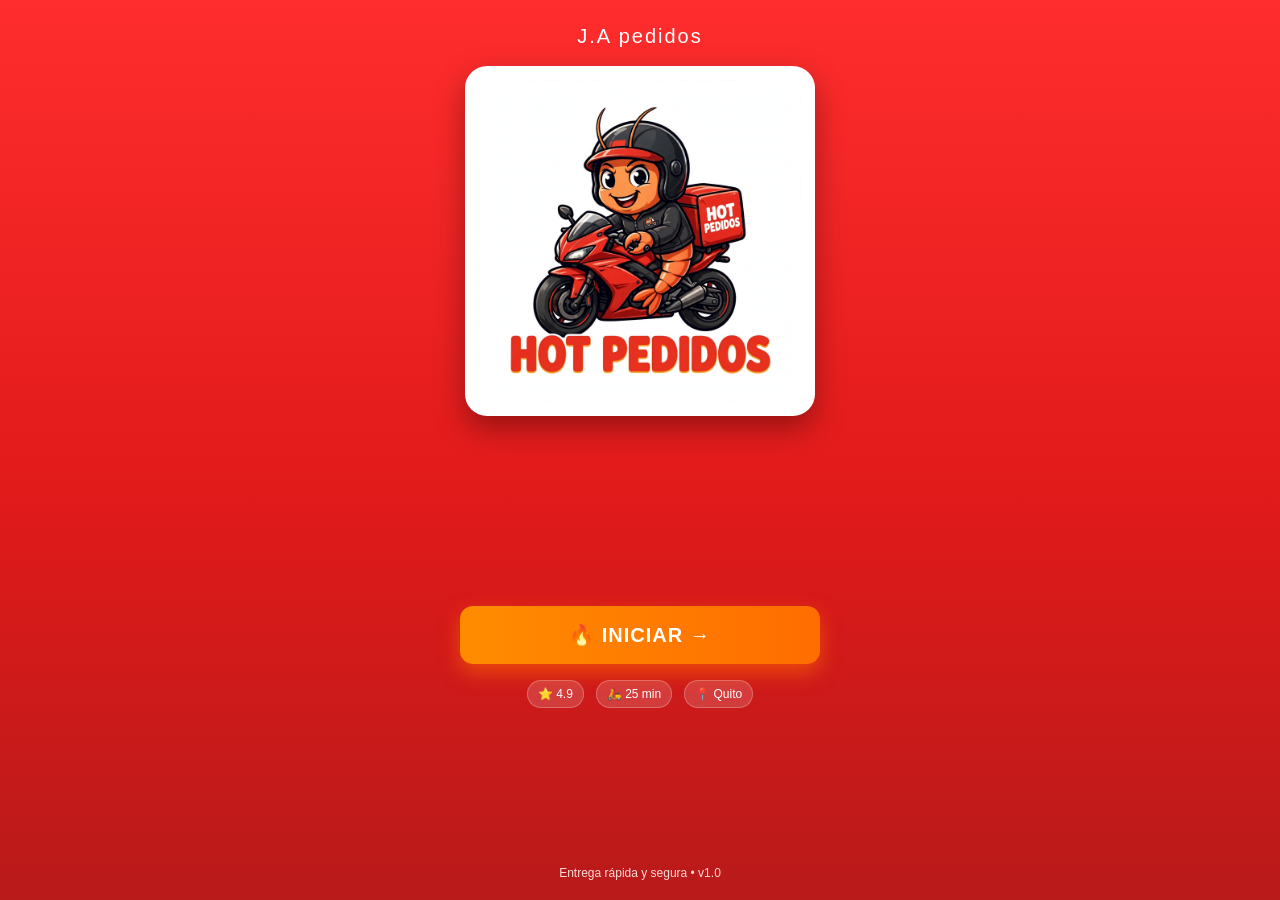
<file: index.html>
<!DOCTYPE html>
<html lang="es">
<head>
<meta charset="UTF-8">
<meta name="viewport" content="width=device-width, initial-scale=1.0">
<title>J.A pedidos</title>
<style>
  *{margin:0; padding:0; box-sizing:border-box;}
  body{
    background: linear-gradient(180deg, #FF2D2D 0%, #E11A1A 55%, #B91A1A 100%);
    min-height:100vh;
    text-align:center;
    font-family:Arial, sans-serif;
    display:flex;
    flex-direction:column;
    align-items:center;
    justify-content:space-between;
    padding:25px 0 20px 0;
  }
  h1{ color:white; font-size:20px; font-weight:400; letter-spacing:2px; }
  .logo{
    width:92%;
    max-width:380px;
    background:white;
    border-radius:22px;
    padding:14px;
    margin-top:18px;
    box-shadow:0 12px 30px rgba(0,0,0,0.35);
    animation: flotar 3s ease-in-out infinite;
  }
  @keyframes flotar{
    0%,100%{ transform:translateY(0); }
    50%{ transform:translateY(-6px); }
  }
  .btn{
    display:block;
    width:88%;
    max-width:360px;
    margin-top:28px;
    background: linear-gradient(90deg, #FF8C00, #FF6D00);
    color:white;
    padding:17px;
    border-radius:13px;
    text-decoration:none;
    font-weight:800;
    font-size:20px;
    letter-spacing:1px;
    box-shadow:0 8px 20px rgba(255,109,0,0.6);
    position:relative;
    overflow:hidden;
    animation: respirar 2s infinite;
  }
  @keyframes respirar{
    0%,100%{ transform:scale(1); }
    50%{ transform:scale(1.03); }
  }
  .btn::after{
    content:"";
    position:absolute;
    top:0; left:-80%;
    width:50%; height:100%;
    background: linear-gradient(120deg, transparent, rgba(255,255,255,0.7), transparent);
    transform: skewX(-20deg);
  }
  .btn:hover::after{ left:130%; transition: left 0.6s; }
  .trust{
    display:flex;
    gap:12px;
    justify-content:center;
    margin-top:16px;
  }
  .trust span{
    background: rgba(255,255,255,0.15);
    color:white;
    font-size:12px;
    padding:6px 10px;
    border-radius:20px;
    border:1px solid rgba(255,255,255,0.25);
  }
  .footer{ color:#FFDAD5; font-size:12px; }
</style>
</head>
<body>

  <div>
    <h1>J.A pedidos</h1>
    <img class="logo" src="imagenes/camaron.png" alt="HOT PEDIDOS">
  </div>

  <div style="width:100%; display:flex; flex-direction:column; align-items:center;">
    <a href="login.html" class="btn" id="btnIniciar">🔥 INICIAR →</a>
    <div class="trust">
      <span>⭐ 4.9</span>
      <span>🛵 25 min</span>
      <span>📍 Quito</span>
    </div>
  </div>

  <p class="footer">Entrega rápida y segura • v1.0</p>

<script src="punto.js"></script>
</body>
</html>
</file>
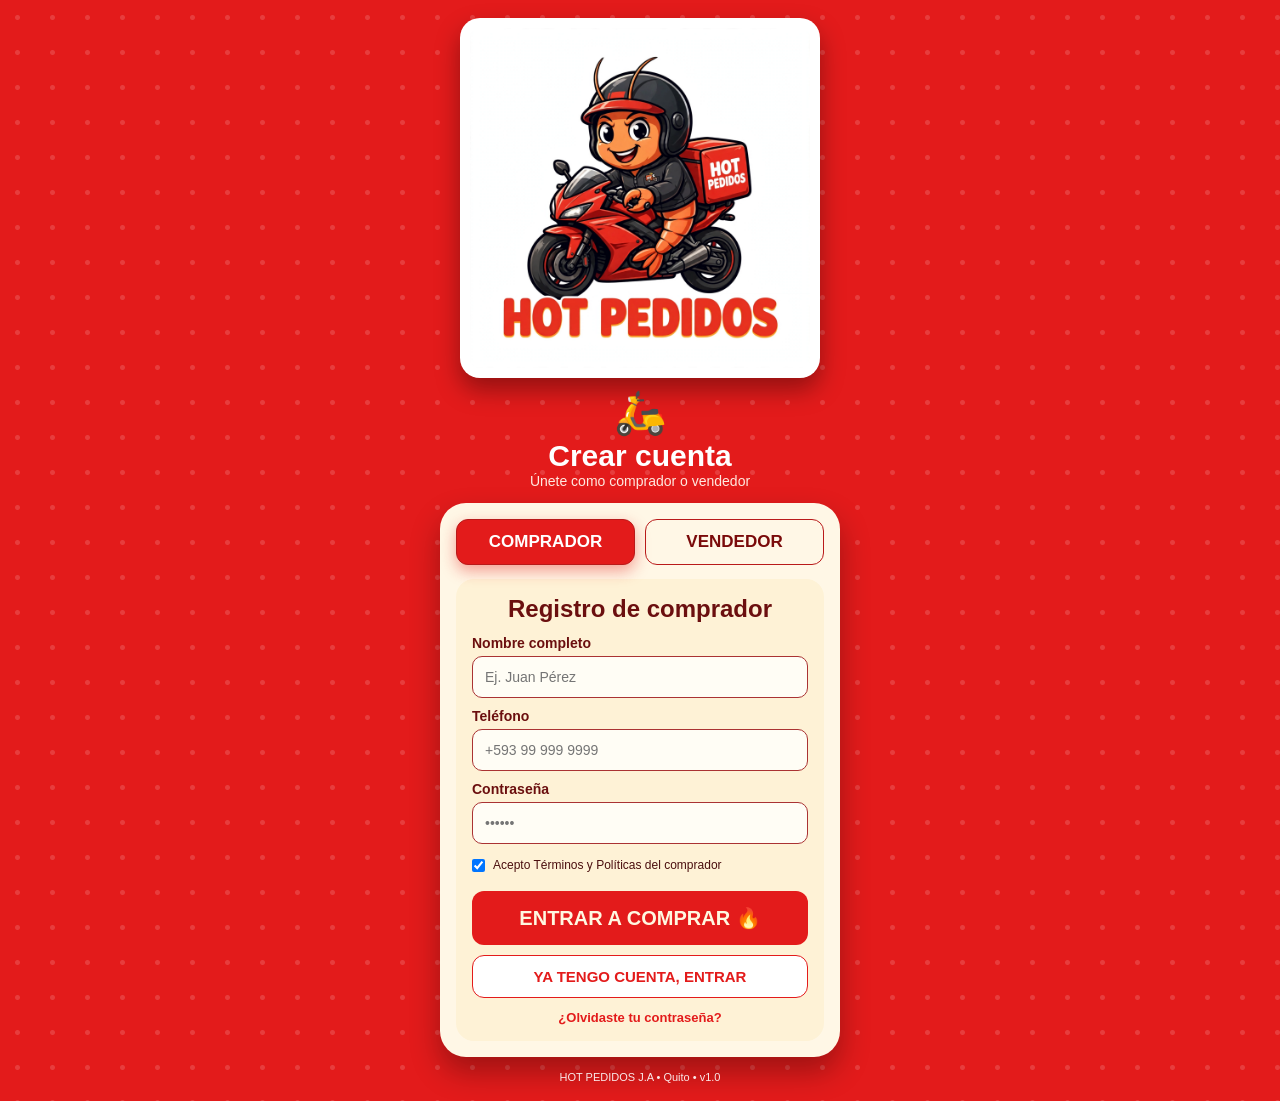
<file: login.html>
<!DOCTYPE html>
<html lang="es">
<head>
<meta charset="UTF-8">
<meta name="viewport" content="width=device-width, initial-scale=1.0">
<title>HOT PEDIDOS J.A</title>
<style>
  *{margin:0; padding:0; box-sizing:border-box; font-family:Arial, sans-serif;}
  body{ background:#E31B1B; min-height:100vh; padding:18px 16px; text-align:center; background-image: radial-gradient(circle, rgba(255,255,255,0.15) 2px, transparent 3px); background-size:35px 35px; }
  .logoTop{ width:92%; max-width:360px; background:white; border-radius:20px; padding:10px; box-shadow:0 12px 25px rgba(0,0,0,0.35); margin:0 auto 10px auto; display:block; }
  .moto{ font-size:42px; margin:2px 0; }
  h2{ color:white; font-size:30px; }
  .sub{ color:#FFE9E0; font-size:14px; margin-bottom:14px; }
  .card{ background:#FFF7E6; border-radius:26px; padding:16px; max-width:400px; margin:0 auto; box-shadow:0 15px 30px rgba(0,0,0,0.3); text-align:left; }
  .tabs{ display:flex; gap:10px; margin-bottom:14px; }
  .tab{ flex:1; padding:12px; border-radius:12px; border:1.5px solid #B91A1A; font-weight:900; font-size:17px; cursor:pointer; text-align:center; background:transparent; color:#7A0A0A; }
  .tab.active{ background:#E31B1B; color:white; box-shadow:0 6px 15px rgba(227,27,27,0.4); }
  .inner{ background:#FEF2D6; border-radius:18px; padding:16px; }
  .inner h3{ text-align:center; color:#6B0F0F; font-size:24px; margin-bottom:12px; }
  label{ font-size:14px; font-weight:800; color:#6B0F0F; display:block; margin:10px 0 5px 0; }
  input{ width:100%; padding:12px; border-radius:10px; border:1.5px solid #A33; background:#FFFDF5; font-size:14px; outline:none; }
  .check{ display:flex; gap:8px; align-items:center; font-size:12px; margin:14px 0; color:#4A0E0E; }
  .btn{ width:100%; background:#E31B1B; color:#FFF8E1; border:none; padding:15px; border-radius:12px; font-size:20px; font-weight:900; cursor:pointer; margin-top:5px; }
  .btn2{ width:100%; background:white; color:#E31B1B; border:1.5px solid #E31B1B; padding:12px; border-radius:12px; font-size:15px; font-weight:900; cursor:pointer; margin-top:10px; }
  .links{ text-align:center; font-size:13px; margin-top:12px; color:#6B0F0F; }
  .links a{ color:#E31B1B; font-weight:900; cursor:pointer; }
  .footer2{ color:white; font-size:11px; margin-top:14px; opacity:0.9; }
</style>
</head>
<body>

  <img class="logoTop" src="imagenes/camaron.png" alt="HOT PEDIDOS J.A">

  <div class="moto">🛵</div>
  <h2>Crear cuenta</h2>
  <p class="sub">Únete como comprador o vendedor</p>

  <div class="card">
    <div class="tabs">
      <div class="tab active" id="tabComprador" onclick="cambiar('comprador')">COMPRADOR</div>
      <div class="tab" id="tabVendedor" onclick="cambiar('vendedor')">VENDEDOR</div>
    </div>

    <div class="inner">
      <h3 id="tituloForm">Registro de comprador</h3>

      <label>Nombre completo</label>
      <input type="text" placeholder="Ej. Juan Pérez" id="nombre">

      <label>Teléfono</label>
      <input type="tel" placeholder="+593 99 999 9999" id="telefono">

      <label>Contraseña</label>
      <input type="password" placeholder="••••••" id="pass">

      <div id="campoTienda" style="display:none;">
        <label>Nombre de la tienda</label>
        <input type="text" placeholder="Ej. Mariscos El Golfo" id="tienda">
        <label>¿Qué vendes?</label>
        <input type="text" placeholder="Ej. Ceviches, camarón apanado" id="quevende">
      </div>

      <div class="check">
        <input type="checkbox" checked style="width:auto;"> <span id="textoTerminos">Acepto Términos y Políticas del comprador</span>
      </div>

      <button class="btn" id="btnTexto" onclick="registrar()">ENTRAR A COMPRAR 🔥</button>
      <button class="btn2" onclick="entrar()">YA TENGO CUENTA, ENTRAR</button>

      <p class="links">
        <a onclick="olvidar()">¿Olvidaste tu contraseña?</a>
      </p>
    </div>
  </div>

  <p class="footer2">HOT PEDIDOS J.A • Quito • v1.0</p>

<script>
  let tipoActual = 'comprador';

  function cambiar(tipo){
    tipoActual = tipo;
    document.getElementById('tabComprador').classList.remove('active');
    document.getElementById('tabVendedor').classList.remove('active');
    if(tipo==='comprador'){
      document.getElementById('tabComprador').classList.add('active');
      document.getElementById('tituloForm').innerText='Registro de comprador';
      document.getElementById('campoTienda').style.display='none';
      document.getElementById('textoTerminos').innerText='Acepto Términos y Políticas del comprador';
      document.getElementById('btnTexto').innerText='ENTRAR A COMPRAR 🔥';
    }else{
      document.getElementById('tabVendedor').classList.add('active');
      document.getElementById('tituloForm').innerText='Registro de vendedor';
      document.getElementById('campoTienda').style.display='block';
      document.getElementById('textoTerminos').innerText='Acepto Términos y Políticas del vendedor';
      document.getElementById('btnTexto').innerText='REGISTRAR MI TIENDA 🛵';
    }
  }

  async function hacerCandado(texto){
    const data = new TextEncoder().encode(texto);
    const hash = await crypto.subtle.digest('SHA-256', data);
    return Array.from(new Uint8Array(hash)).map(b=>b.toString(16).padStart(2,'0')).join('');
  }

  async function registrar(){
    let nombre = document.getElementById('nombre').value.trim();
    let telefono = document.getElementById('telefono').value.trim();
    let pass = document.getElementById('pass').value.trim();
    if(nombre=='' || telefono=='' || pass==''){ alert('Llena todo, broo'); return; }
    let tienda = document.getElementById('tienda').value;
    let quevende = document.getElementById('quevende') ? document.getElementById('quevende').value : '';
    let passSegura = await hacerCandado(pass);
    localStorage.setItem('user_'+telefono, JSON.stringify({nombre:nombre, pass:passSegura, tipo:tipoActual, tienda:tienda, quevende:quevende}));
    localStorage.setItem('usuario_actual', telefono);
    localStorage.setItem('usuario_nombre', nombre);
    localStorage.setItem('usuario_tipo', tipoActual);
    localStorage.setItem('tipo_usuario', tipoActual);
    localStorage.setItem('usuario_tienda', tienda);
    localStorage.setItem('nombre_usuario', nombre);
    if(tipoActual==='comprador'){ window.location.href='menu.html'; } else { window.location.href='menu.html'; }
  }

  async function entrar(){
    let telefono = document.getElementById('telefono').value.trim();
    let pass = document.getElementById('pass').value.trim();
    if(telefono=='' || pass==''){ alert('Pon tu teléfono y contraseña para entrar, broo'); return; }
    let datos = localStorage.getItem('user_'+telefono);
    if(!datos){ alert('Ese número no está registrado, broo. Regístrate primero'); return; }
    datos = JSON.parse(datos);
    let passAhora = await hacerCandado(pass);
    if(datos.pass === pass){ datos.pass = passAhora; localStorage.setItem('user_'+telefono, JSON.stringify(datos)); }
    if(datos.pass !== passAhora){ alert('Contraseña incorrecta, broo, revisa bien'); return; }
    else{
      localStorage.setItem('usuario_actual', telefono);
      localStorage.setItem('usuario_nombre', datos.nombre);
      localStorage.setItem('usuario_tipo', datos.tipo);
      localStorage.setItem('tipo_usuario', datos.tipo);
      localStorage.setItem('nombre_usuario', datos.nombre);
      window.location.href='menu.html';
    }
  }

 async function olvidar(){
  let telefono = document.getElementById('telefono').value.trim();
  let nombre = document.getElementById('nombre').value.trim();
  if(telefono=='' || nombre==''){ alert('Pon tu número y tu nombre, broo, para saber que eres tú, broo'); return; }
  let datos = localStorage.getItem('user_'+telefono);
  if(!datos){ alert('Ese número no existe, broo'); return; }
  datos = JSON.parse(datos);
  if(datos.nombre.toLowerCase() !== nombre.toLowerCase()){ alert('Ese nombre no coincide con ese número, broo'); return; }
  let nueva = prompt('Ya, broo, sí eres tú. Pon tu nueva contraseña, broo:');
  if(nueva && nueva.trim()!==''){
    datos.pass = await hacerCandado(nueva.trim());
    localStorage.setItem('user_'+telefono, JSON.stringify(datos));
    alert('Listo, broo, ya cambiaste. Ahora entra con tu nueva, broo');
    document.getElementById('pass').value = nueva.trim();
  }
}
</script>
</body>
</html>
</file>
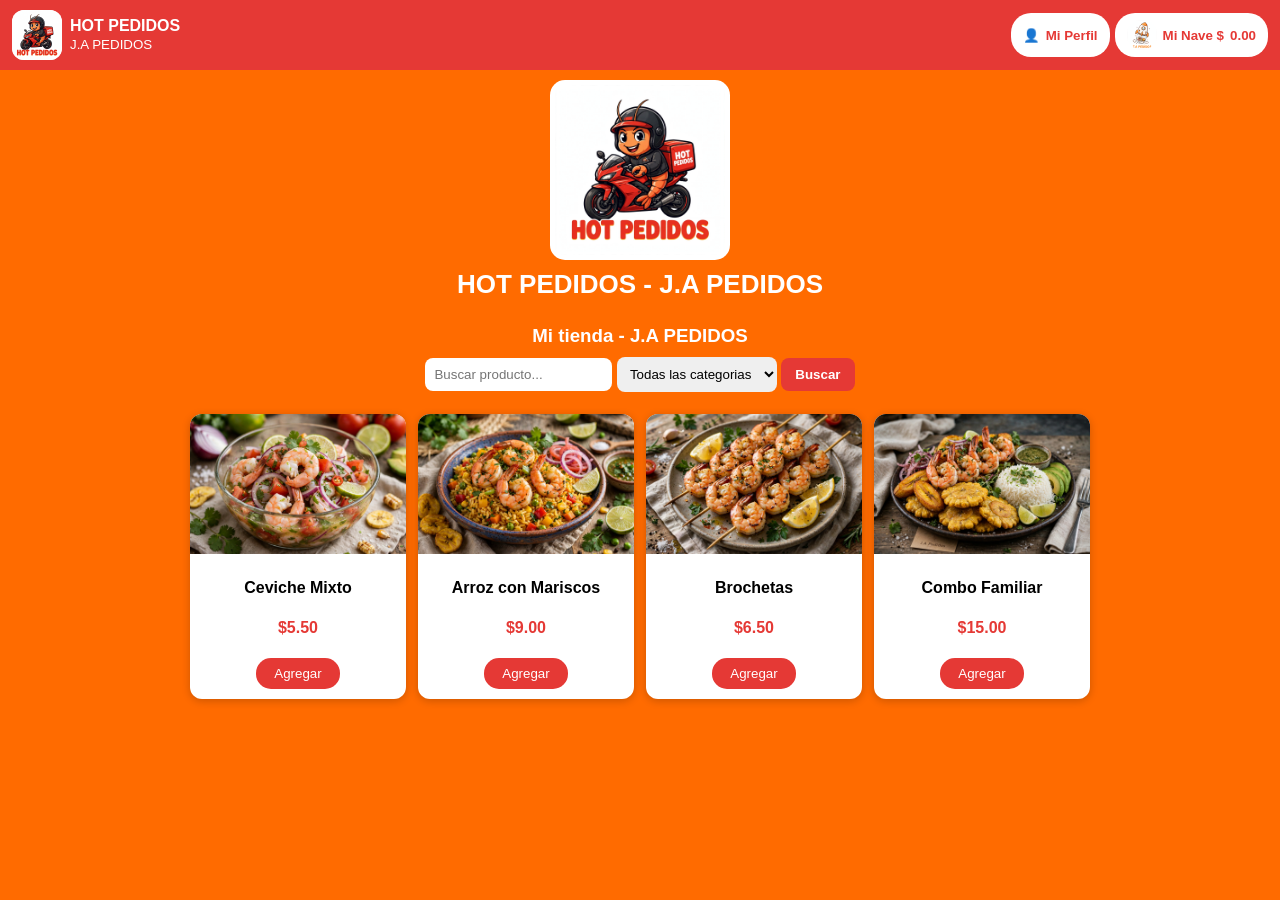
<file: menu.html>
<!DOCTYPE html>
<html>
<head>
<meta charset="UTF-8">
<meta name="viewport" content="width=device-width, initial-scale=1.0">
<title>HOT PEDIDOS - J.A PEDIDOS</title>
<style>
body{margin:0;font-family:Arial;background:#FF6B00;min-height:100vh}
.header{background:#E53935;padding:10px 12px;display:flex;justify-content:space-between;align-items:center;color:white;position:sticky;top:0}
.header img{width:50px;height:50px;border-radius:12px;background:white;object-fit:contain}
.boton-nave{background:white;color:#E53935;border:none;padding:7px 12px;border-radius:20px;font-weight:bold;cursor:pointer;display:flex;align-items:center;gap:6px}
.boton-nave img{width:30px;height:30px;border-radius:50%;object-fit:cover}
.logo-centro{text-align:center;padding:10px;color:white}
.logo-centro img{width:170px;height:170px;object-fit:contain;background:white;border-radius:15px;padding:5px}
.titulo{text-align:center;color:white;margin:10px}
.buscar{text-align:center;margin-bottom:12px}
.buscar input{padding:9px;border:none;border-radius:8px}
.buscar select{padding:9px;border:none;border-radius:8px}
.buscar button{padding:9px 14px;background:#E53935;color:white;border:none;border-radius:8px;font-weight:bold}
.grid{display:grid;grid-template-columns:repeat(2,1fr);gap:12px;padding:10px;max-width:900px;margin:auto}
@media(min-width:700px){.grid{grid-template-columns:repeat(4,1fr)}}
.card{background:white;border-radius:12px;text-align:center;padding-bottom:10px;box-shadow:0 2px 8px rgba(0,0,0,0.2)}
.card img{width:100%;height:140px;object-fit:cover;border-radius:12px 12px 0 0}
.precio{color:#E53935;font-weight:bold}
.card button{background:#E53935;color:white;border:none;padding:8px 18px;border-radius:15px;margin-top:5px;cursor:pointer}
.input-ubi{width:95%;padding:9px;margin:5px 0;border:1px solid #ddd;border-radius:8px}
.btn-ubi{width:100%;padding:10px;background:#FF6B00;color:white;border:none;border-radius:8px;font-weight:bold;cursor:pointer}
</style>
</head>
<body>
<div class="header">
<div style="display:flex;gap:8px;align-items:center"><img src="imagenes/camaron.png"><div><b>HOT PEDIDOS</b><br><small>J.A PEDIDOS</small></div></div>
<div style="display:flex;gap:5px">
<button class="boton-nave" onclick="location.href='perfil.html'">👤 <span id="nombreArriba">Mi Perfil</span></button>
<button class="boton-nave" onclick="verCarrito()"><img src="imagenes/nave.jpg"> Mi Nave $<span id="totalArriba">0.00</span></button>
</div>
</div>
<div class="logo-centro">
<img src="imagenes/camaron.png">
<h2 style="margin:5px;font-size:26px">HOT PEDIDOS - J.A PEDIDOS</h2>
</div>
<h3 class="titulo">Mi tienda - J.A PEDIDOS</h3>
<div class="buscar">
<input id="buscar" placeholder="Buscar producto..." onkeyup="filtrar()">
<select id="categoria" onchange="filtrar()">
<option value="todo">Todas las categorias</option>
<option value="mariscos">Mariscos</option>
<option value="pollos">Pollos</option>
<option value="combos">Combos</option>
</select>
<button onclick="filtrar()">Buscar</button>
</div>
<div style="text-align:center" id="cajaPublicar">
<button onclick="location.href='vendedor.html'" style="padding:10px 20px;background:#222;color:white;border:none;border-radius:20px;font-weight:900;cursor:pointer">+ PUBLICAR NUEVO, BROO 🔥</button>
</div>
<div class="grid" id="grid">
<div class="card" data-nombre="Ceviche Mixto" data-cat="mariscos"><img src="imagenes/ceviche.jpg"><h4>Ceviche Mixto</h4><p class="precio">$5.50</p><button onclick="agregar('Ceviche Mixto',5.50)">Agregar</button></div>
<div class="card" data-nombre="Arroz con Mariscos" data-cat="mariscos"><img src="imagenes/arroz.jpg"><h4>Arroz con Mariscos</h4><p class="precio">$9.00</p><button onclick="agregar('Arroz con Mariscos',9)">Agregar</button></div>
<div class="card" data-nombre="Brochetas" data-cat="pollos"><img src="imagenes/brochetas.jpg"><h4>Brochetas</h4><p class="precio">$6.50</p><button onclick="agregar('Brochetas',6.50)">Agregar</button></div>
<div class="card" data-nombre="Combo Familiar" data-cat="combos"><img src="imagenes/combo.jpg"><h4>Combo Familiar</h4><p class="precio">$15.00</p><button onclick="agregar('Combo Familiar',15)">Agregar</button></div>
</div>
<div id="ventana" style="display:none;position:fixed;top:0;left:0;right:0;bottom:0;background:rgba(0,0,0,0.5);justify-content:center;align-items:center;z-index:99">
<div style="background:white;padding:15px;border-radius:12px;width:92%;max-width:420px;max-height:90vh;overflow:auto">
<h3>Mi Nave - J.A PEDIDOS</h3>
<div id="lista"></div>
<p>Subtotal: $<span id="subtotal">0.00</span></p>
<p>Servicio: $0.15</p>
<p>Moto: GRATIS</p>
<p><b>Total: $<span id="total">0.00</span></b></p>
<hr>
<h4>¿Donde te lo llevamos?</h4>
<input id="nombreCliente" class="input-ubi" placeholder="Tu nombre">
<input id="direccion" class="input-ubi" placeholder="Barrio, calle, casa... Ej: El Calzado, calle 1">
<input id="referencia" class="input-ubi" placeholder="Referencia: color de casa, frente a...">
<button class="btn-ubi" onclick="miUbicacion()">📍 Usar mi ubicación actual</button>
<p id="textoUbi" style="font-size:13px;color:green"></p>
<input type="hidden" id="linkUbi" value="">
<button onclick="vaciar()" style="width:100%;padding:10px;background:#333;color:white;border:none;border-radius:8px;margin-top:10px">Vaciar</button>
<button onclick="pedir()" style="width:100%;padding:10px;background:green;color:white;border:none;border-radius:8px;margin-top:5px">Pedir por WhatsApp con Ubicación</button>
<button onclick="cerrar()" style="width:100%;padding:10px;margin-top:5px">Cerrar</button>
</div>
</div>
<script>
var miLista=[];
function agregar(nombre,precio){miLista.push({nombre:nombre,precio:precio});actualizar();alert(nombre+" agregado a tu Nave");}
function actualizar(){
var suma=0;for(var i=0;i<miLista.length;i++){suma=suma+miLista[i].precio;}
var totalFinal=0;if(miLista.length>0){totalFinal=suma+0.15;}
document.getElementById('totalArriba').innerText=totalFinal.toFixed(2);
document.getElementById('subtotal').innerText=suma.toFixed(2);
document.getElementById('total').innerText=totalFinal.toFixed(2);
var texto="";for(var j=0;j<miLista.length;j++){texto=texto+"<p>"+miLista[j].nombre+" - $"+miLista[j].precio+"</p>";}
if(miLista.length==0){texto="<p>vacio</p>";}
document.getElementById('lista').innerHTML=texto;
}
function vaciar(){miLista=[];actualizar();}
function verCarrito(){document.getElementById('ventana').style.display='flex';actualizar();}
function cerrar(){document.getElementById('ventana').style.display='none';}
function miUbicacion(){
document.getElementById('textoUbi').innerText="Buscando tu ubicación...";
if(navigator.geolocation){
navigator.geolocation.getCurrentPosition(function(pos){
var lat=pos.coords.latitude;
var lon=pos.coords.longitude;
var link="https://www.google.com/maps?q="+lat+","+lon;
document.getElementById('linkUbi').value=link;
document.getElementById('textoUbi').innerText="✅ Ubicación lista: "+lat+", "+lon;
},function(){document.getElementById('textoUbi').innerText="No se pudo agarrar, activa el GPS porfa";});
}else{document.getElementById('textoUbi').innerText="Tu cel no deja agarrar ubicación";}
}
function pedir(){
if(miLista.length==0){alert("Tu Nave esta vacia");return;}
var nombre=document.getElementById('nombreCliente').value;
var dir=document.getElementById('direccion').value;
var ref=document.getElementById('referencia').value;
var ubi=document.getElementById('linkUbi').value;
var m="Hola HOT PEDIDOS quiero pedir:%0A";
for(var k=0;k<miLista.length;k++){m=m+"- "+miLista[k].nombre+" $"+miLista[k].precio+"%0A";}
m=m+"%0A Total: $"+document.getElementById('total').innerText;
m=m+"%0A Nombre: "+nombre;
m=m+"%0A Direccion: "+dir;
m=m+"%0A Referencia: "+ref;
if(ubi!=""){m=m+"%0A Mi ubicación: "+ubi;}else{m=m+"%0A (No compartió GPS)";}
window.open("https://wa.me/593999999999?text="+m);
}
function filtrar(){
var palabra=document.getElementById('buscar').value.toLowerCase();
var cat=document.getElementById('categoria').value;
var tarjetas=document.querySelectorAll('.card');
tarjetas.forEach(function(t){
var n=t.getAttribute('data-nombre').toLowerCase();
var c=t.getAttribute('data-cat');
if((cat=='todo'||cat==c)&&n.includes(palabra)){t.style.display='block';}else{t.style.display='none';}
});
}
var productosNuevos = JSON.parse(localStorage.getItem('productos_hot') || '[]');
var grid = document.getElementById('grid');
productosNuevos.forEach(function(p){
  var safeNombre = p.nombre.replace(/'/g,"");
  var div = document.createElement('div');
  div.className = 'card';
  div.setAttribute('data-nombre', p.nombre);
  div.setAttribute('data-cat', 'mariscos');
  div.innerHTML = (p.foto?'<img src="'+p.foto+'">':'') + '<h4>'+p.nombre+'</h4><p class="precio">$'+p.precio+'</p><small>'+(p.desc||'')+'</small><br><button onclick="agregar(\''+safeNombre+'\','+p.precio+')">Agregar</button>';
  grid.appendChild(div);
});
// *** ESTO ES LO QUE ESCONDE EL BOTON Y PONE TU PERFIL, BROO ***
var miNombre = localStorage.getItem('usuario_nombre') || localStorage.getItem('nombre_usuario') || 'Mi Perfil';
document.getElementById('nombreArriba').innerText = miNombre;
var tipoUsuario = localStorage.getItem('usuario_tipo') || localStorage.getItem('tipo_usuario');
if(tipoUsuario === 'comprador'){
  document.getElementById('cajaPublicar').style.display = 'none';
} else if(tipoUsuario === 'vendedor'){
  document.getElementById('cajaPublicar').style.display = 'block';
} else {
  document.getElementById('cajaPublicar').style.display = 'none';
}
</script>
</body>
</html>
</file>
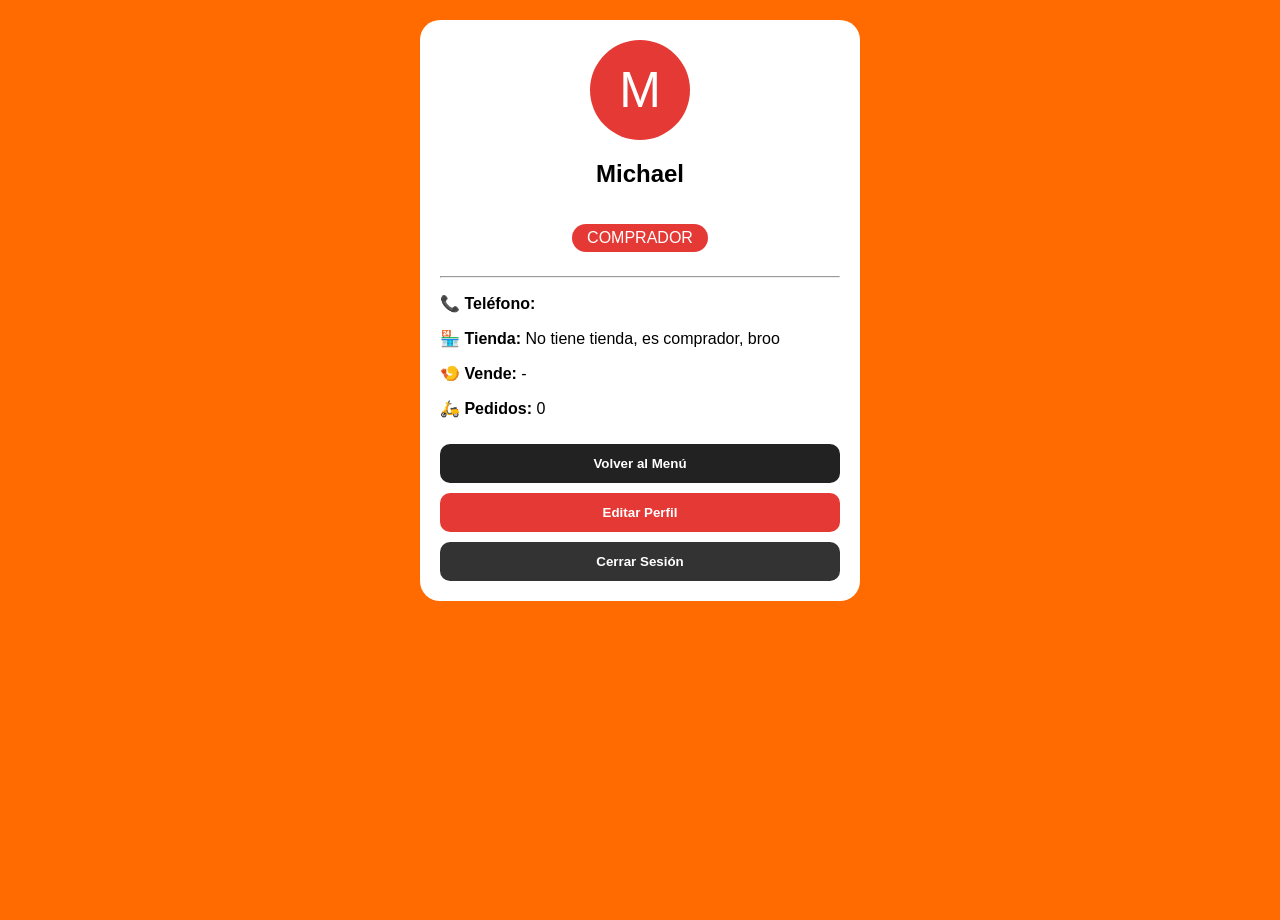
<file: perfil.html>
<!DOCTYPE html>
<html>
<head>
<meta charset="UTF-8">
<meta name="viewport" content="width=device-width, initial-scale=1.0">
<title>Mi Perfil - HOT PEDIDOS</title>
<style>
body{margin:0;font-family:Arial;background:#FF6B00;min-height:100vh;text-align:center}
.caja{background:white;max-width:400px;margin:20px auto;padding:20px;border-radius:20px}
.foto{width:100px;height:100px;border-radius:50%;background:#E53935;color:white;font-size:50px;display:flex;align-items:center;justify-content:center;margin:0 auto}
.btn{width:100%;padding:12px;margin-top:10px;border:none;border-radius:10px;font-weight:bold;cursor:pointer}
</style>
</head>
<body>
<div class="caja">
<div class="foto" id="letra">M</div>
<h2 id="nombre">Michael</h2>
<p id="tipo" style="background:#E53935;color:white;padding:5px 15px;border-radius:20px;display:inline-block">COMPRADOR</p>
<hr>
<p style="text-align:left"><b>📞 Teléfono:</b> <span id="tel"></span></p>
<p style="text-align:left"><b>🏪 Tienda:</b> <span id="tienda">-</span></p>
<p style="text-align:left"><b>🍤 Vende:</b> <span id="vende">-</span></p>
<p style="text-align:left"><b>🛵 Pedidos:</b> <span id="pedidos">0</span></p>

<button class="btn" style="background:#222;color:white" onclick="location.href='menu.html'">Volver al Menú</button>
<button class="btn" style="background:#E53935;color:white" onclick="editar()">Editar Perfil</button>
<button class="btn" style="background:#333;color:white" onclick="salir()">Cerrar Sesión</button>
</div>
<script>
var nombre = localStorage.getItem('usuario_nombre') || 'Michael';
var tipo = localStorage.getItem('usuario_tipo') || localStorage.getItem('tipo_usuario') || 'comprador';
var tel = localStorage.getItem('usuario_actual') || '';
var tienda = localStorage.getItem('usuario_tienda') || 'No tiene tienda, es comprador, broo';
var datos = JSON.parse(localStorage.getItem('user_'+tel) || '{}');
document.getElementById('nombre').innerText = nombre;
document.getElementById('letra').innerText = nombre.charAt(0).toUpperCase();
document.getElementById('tipo').innerText = tipo.toUpperCase();
document.getElementById('tel').innerText = tel;
document.getElementById('tienda').innerText = datos.tienda || tienda;
document.getElementById('vende').innerText = datos.quevende || '-';
function editar(){
  var nuevo = prompt('Pon tu nuevo nombre, broo:', nombre);
  if(nuevo){ localStorage.setItem('usuario_nombre', nuevo); localStorage.setItem('nombre_usuario', nuevo); location.reload(); }
}
function salir(){
  localStorage.removeItem('usuario_actual');
  location.href='login.html';
}
</script>
</body>
</html>
</file>
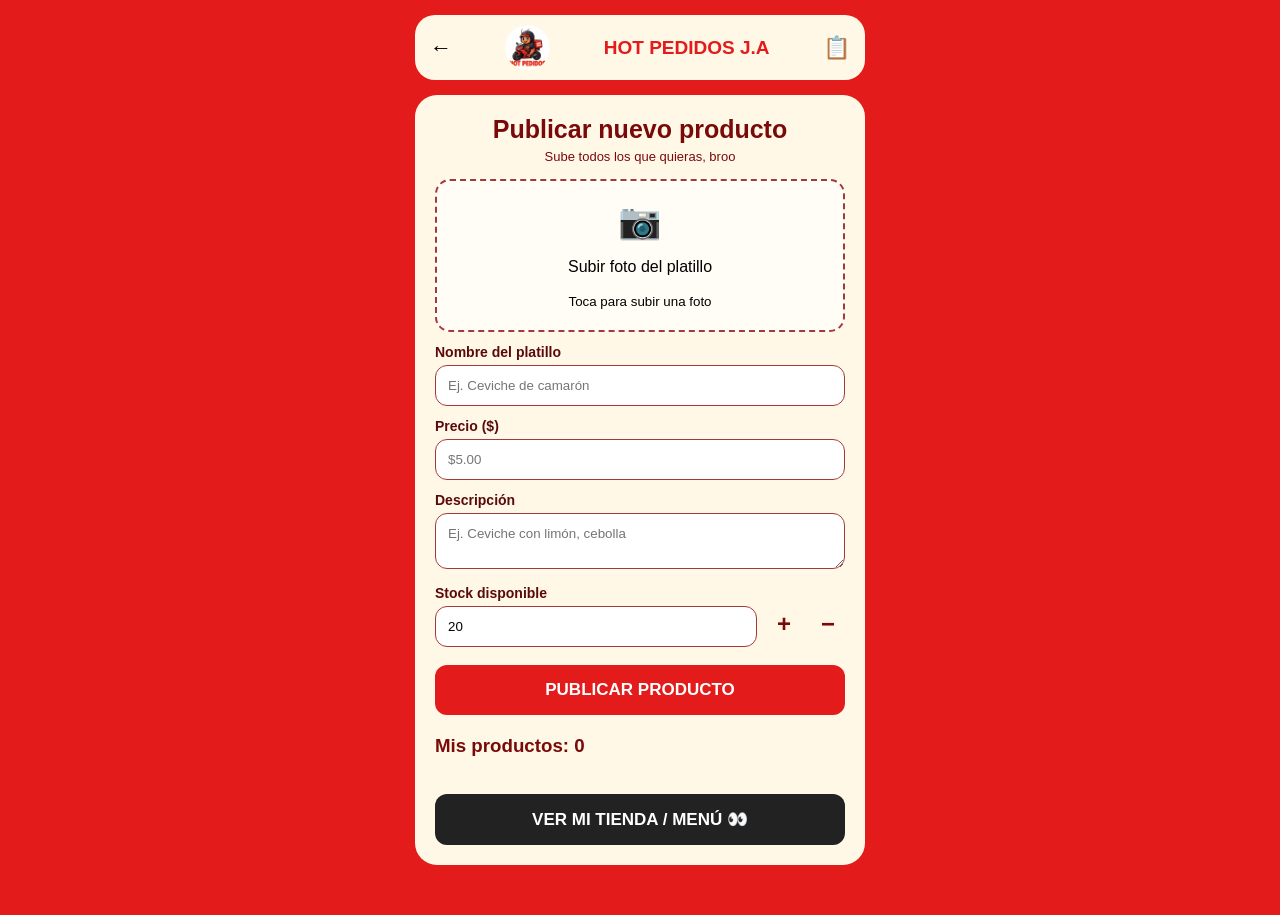
<file: vendedor.html>
<!DOCTYPE html>
<html lang="es">
<head>
<meta charset="UTF-8">
<meta name="viewport" content="width=device-width, initial-scale=1.0">
<title>Publicar - HOT PEDIDOS J.A</title>
<style>
  *{box-sizing:border-box;font-family:Arial, sans-serif}
  body{margin:0;background:#E31B1B;min-height:100vh;max-width:480px;margin:0 auto}
  .header{background:#FFF8E7;margin:15px 15px 0;padding:10px 15px;border-radius:20px;display:flex;align-items:center;justify-content:space-between}
  .header b{color:#E31B1B;font-size:19px}
  .header span{font-size:22px;cursor:pointer}
  .header img{width:45px;height:45px;border-radius:50%;object-fit:cover}
  .caja{background:#FFF8E7;margin:15px;border-radius:22px;padding:20px}
  h2{margin:0;text-align:center;color:#7A0A0A;font-size:25px}
  .sub{text-align:center;font-size:13px;color:#7A0A0A;margin:5px 0 15px}
  .foto-box{border:2px dashed #A33A3A;border-radius:15px;padding:20px;text-align:center;cursor:pointer;background:#FFFDF5}
  .foto-box img{width:110px;height:110px;object-fit:cover;border-radius:50%;margin:10px auto 0;display:none}
  label{font-weight:900;color:#5A0A0A;font-size:14px;display:block;margin-top:12px}
  input,textarea{width:100%;padding:12px;border:1.5px solid #A33A3A;border-radius:12px;background:white;margin-top:5px;outline:none}
  .stock-row{display:flex;align-items:center;gap:10px}
  .stock-row input{flex:1}
  .stock-btns{font-size:24px;font-weight:900;color:#7A0A0A;cursor:pointer;padding:0 10px}
  .btn{width:100%;padding:15px;background:#E31B1B;color:white;border:none;border-radius:12px;font-weight:900;font-size:17px;margin-top:18px;cursor:pointer}
  .prod{background:white;border-radius:12px;padding:10px;margin-top:10px;display:flex;gap:10px;align-items:center}
  .prod img{width:60px;height:60px;border-radius:10px;object-fit:cover}
</style>
</head>
<body>

<div class="header">
  <span onclick="history.back()">←</span>
  <img src="imagenes/camaron.png">
  <b>HOT PEDIDOS J.A</b>
  <span>📋</span>
</div>

<div class="caja">
  <h2>Publicar nuevo producto</h2>
  <p class="sub">Sube todos los que quieras, broo</p>

  <div class="foto-box" onclick="document.getElementById('foto').click()">
    <div style="font-size:35px">📷</div>
    <p>Subir foto del platillo</p>
    <small>Toca para subir una foto</small>
    <img id="preview">
  </div>
  <input type="file" id="foto" accept="image/*" hidden>

  <label>Nombre del platillo</label>
  <input id="nombre" placeholder="Ej. Ceviche de camarón">

  <label>Precio ($)</label>
  <input id="precio" type="number" placeholder="$5.00">

  <label>Descripción</label>
  <textarea id="desc" rows="2" placeholder="Ej. Ceviche con limón, cebolla"></textarea>

  <label>Stock disponible</label>
  <div class="stock-row">
    <input id="stock" type="number" value="20">
    <span class="stock-btns" onclick="cambiarStock(1)">+</span>
    <span class="stock-btns" onclick="cambiarStock(-1)">−</span>
  </div>

  <button class="btn" onclick="publicar()">PUBLICAR PRODUCTO</button>

  <h3 style="margin-top:20px;color:#7A0A0A">Mis productos: <span id="contador">0</span></h3>
  <div id="lista"></div>
  <button class="btn" style="background:#222" onclick="location.href='menu.html'">VER MI TIENDA / MENÚ 👀</button>
</div>

<script>
  let fotoBase = "";
  document.getElementById('foto').addEventListener('change', function(e){
    let f = e.target.files[0];
    let reader = new FileReader();
    reader.onload = function(ev){
      let img = new Image();
      img.onload = function(){
        let canvas = document.createElement('canvas');
        let max = 600;
        let ratio = Math.min(max/img.width, max/img.height);
        canvas.width = img.width*ratio;
        canvas.height = img.height*ratio;
        canvas.getContext('2d').drawImage(img,0,0,canvas.width,canvas.height);
        fotoBase = canvas.toDataURL('image/jpeg', 0.7);
        let p = document.getElementById('preview');
        p.src = fotoBase; p.style.display='block';
      };
      img.src = ev.target.result;
    };
    reader.readAsDataURL(f);
  });
  function cambiarStock(n){
    let s = document.getElementById('stock');
    s.value = Math.max(0, parseInt(s.value||0)+n);
  }
  function publicar(){
    function publicar(){
let nombre = document.getElementById('nombre').value.trim();
let precio = document.getElementById('precio').value;
let desc = document.getElementById('desc').value.trim();
let stock = document.getElementById('stock').value;
if(!nombre || !precio){ alert('Pon nombre y precio, broo'); return; }
let tienda = localStorage.getItem('usuario_tienda') || 'HOT PEDIDOS J.A';
// ESTO ES LO NUEVO, BROO - GUARDA QUIEN VENDE Y SU NUMERO, BROO
let miTel = localStorage.getItem('usuario_actual') || '';
let miNombre = localStorage.getItem('usuario_nombre') || 'Vendedor';
let productos = JSON.parse(localStorage.getItem('productos_hot') || '[]');
productos.push({nombre, precio, desc, stock, foto: fotoBase, vendedorTel: miTel, vendedorNombre: miNombre, tienda: tienda});
    alert('Publicado, broo! Ya está en tu menú, broo');
    document.getElementById('nombre').value='';
    document.getElementById('precio').value='';
    document.getElementById('desc').value='';
    document.getElementById('preview').style.display='none';
    fotoBase="";
    mostrar();
  }
  function mostrar(){
    let productos = JSON.parse(localStorage.getItem('productos_hot') || '[]');
    document.getElementById('contador').innerText = productos.length;
    document.getElementById('lista').innerHTML = productos.map((p,i)=>`
      <div class="prod">
        ${p.foto?`<img src="${p.foto}">`:''}
        <div style="flex:1"><b>${p.nombre}</b><br>$${p.precio} - Stock ${p.stock}</div>
        <span onclick="borrar(${i})" style="cursor:pointer">🗑️</span>
      </div>
    `).join('');
  }
  function borrar(i){
    let productos = JSON.parse(localStorage.getItem('productos_hot') || '[]');
    productos.splice(i,1);
    localStorage.setItem('productos_hot', JSON.stringify(productos));
    mostrar();
  }
  mostrar();
</script>
</body>
</html>
</file>
